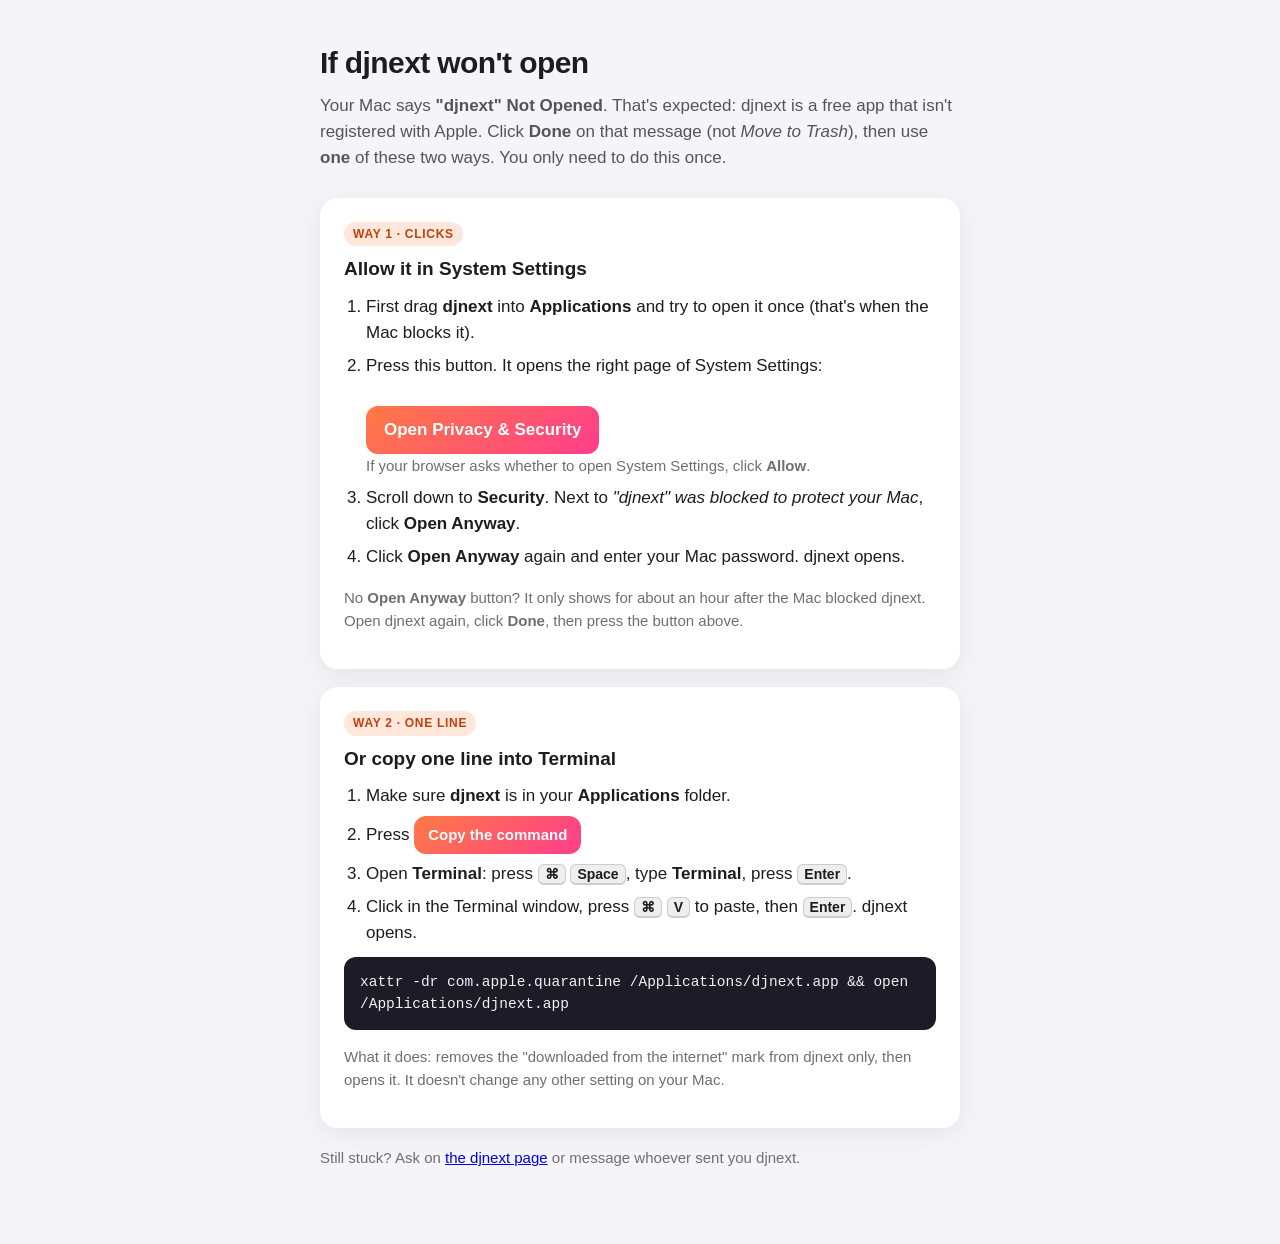
<file: packaging/mac/If djnext won't open.html>
<!DOCTYPE html>
<html lang="en">
<head>
<meta charset="utf-8">
<meta name="viewport" content="width=device-width, initial-scale=1">
<title>If djnext won't open</title>
<style>
  :root { color-scheme: light dark; }
  body { margin: 0; font: 17px/1.55 -apple-system, BlinkMacSystemFont, "Helvetica Neue", sans-serif; background: #f5f4f8; color: #1d1d1f; }
  main { max-width: 640px; margin: 0 auto; padding: 40px 24px 60px; }
  h1 { font-size: 30px; margin: 0 0 6px; letter-spacing: -.02em; }
  .lead { color: #555; margin: 0 0 26px; }
  .card { background: #fff; border-radius: 18px; padding: 22px 24px; margin-bottom: 18px; box-shadow: 0 6px 24px rgba(0, 0, 0, .07); }
  .card h2 { margin: 0 0 4px; font-size: 19px; }
  .tag { display: inline-block; font-size: 12px; font-weight: 700; letter-spacing: .06em; text-transform: uppercase; padding: 3px 9px; border-radius: 999px; background: #ffe7dc; color: #c2410c; margin-bottom: 8px; }
  ol { padding-left: 22px; margin: 10px 0; }
  li { margin: 7px 0; }
  .btn { display: inline-block; padding: 11px 18px; border-radius: 12px; border: 0; font: inherit; font-weight: 700; cursor: pointer; text-decoration: none; color: #fff;
    background: linear-gradient(135deg, #ff7a45, #ff3d8b); }
  .btn.small { padding: 7px 14px; font-size: 15px; }
  pre { background: #1d1b26; color: #f2f0f7; padding: 14px 16px; border-radius: 12px; white-space: pre-wrap; word-break: break-all; font-size: 14.5px; margin: 10px 0; }
  .muted { color: #6e6e73; font-size: 15px; }
  .ok { color: #1f9d47; font-weight: 700; margin-left: 8px; }
  kbd { background: #eee; border: 1px solid #ccc; border-bottom-width: 2px; border-radius: 6px; padding: 1px 6px; font: 600 14px -apple-system, sans-serif; }
  @media (prefers-color-scheme: dark) {
    body { background: #0c0b12; color: #f2f0f7; }
    .card { background: #17161f; box-shadow: none; border: 1px solid #2a2834; }
    .lead, .muted { color: #a09cb0; }
    .tag { background: #3a2016; color: #ffb08f; }
    kbd { background: #2a2834; border-color: #3a3846; color: #f2f0f7; }
  }
</style>
</head>
<body>
<main>
  <h1>If djnext won't open</h1>
  <p class="lead">Your Mac says <b>"djnext" Not Opened</b>. That's expected: djnext is a free app that isn't registered with Apple.
    Click <b>Done</b> on that message (not <i>Move to Trash</i>), then use <b>one</b> of these two ways. You only need to do this once.</p>

  <div class="card">
    <span class="tag">Way 1 · clicks</span>
    <h2>Allow it in System Settings</h2>
    <ol>
      <li>First drag <b>djnext</b> into <b>Applications</b> and try to open it once (that's when the Mac blocks it).</li>
      <li>Press this button. It opens the right page of System Settings:<br><br>
        <a class="btn" href="x-apple.systempreferences:com.apple.settings.PrivacySecurity.extension">Open Privacy &amp; Security</a>
        <div class="muted">If your browser asks whether to open System Settings, click <b>Allow</b>.</div></li>
      <li>Scroll down to <b>Security</b>. Next to <i>"djnext" was blocked to protect your Mac</i>, click <b>Open Anyway</b>.</li>
      <li>Click <b>Open Anyway</b> again and enter your Mac password. djnext opens.</li>
    </ol>
    <p class="muted">No <b>Open Anyway</b> button? It only shows for about an hour after the Mac blocked djnext. Open djnext again, click <b>Done</b>, then press the button above.</p>
  </div>

  <div class="card">
    <span class="tag">Way 2 · one line</span>
    <h2>Or copy one line into Terminal</h2>
    <ol>
      <li>Make sure <b>djnext</b> is in your <b>Applications</b> folder.</li>
      <li>Press <button class="btn small" id="copy">Copy the command</button><span class="ok" id="copied" hidden>Copied ✓</span></li>
      <li>Open <b>Terminal</b>: press <kbd>⌘</kbd> <kbd>Space</kbd>, type <b>Terminal</b>, press <kbd>Enter</kbd>.</li>
      <li>Click in the Terminal window, press <kbd>⌘</kbd> <kbd>V</kbd> to paste, then <kbd>Enter</kbd>. djnext opens.</li>
    </ol>
    <pre id="cmd">xattr -dr com.apple.quarantine /Applications/djnext.app &amp;&amp; open /Applications/djnext.app</pre>
    <p class="muted">What it does: removes the "downloaded from the internet" mark from djnext only, then opens it. It doesn't change any other setting on your Mac.</p>
  </div>

  <p class="muted">Still stuck? Ask on <a href="https://github.com/ayshsudhir/djnext/issues/new">the djnext page</a> or message whoever sent you djnext.</p>
</main>
<script>
  document.getElementById("copy").addEventListener("click", async () => {
    const text = document.getElementById("cmd").textContent;
    try { await navigator.clipboard.writeText(text); }
    catch {
      const r = document.createRange(); r.selectNodeContents(document.getElementById("cmd"));
      const s = getSelection(); s.removeAllRanges(); s.addRange(r); document.execCommand("copy"); s.removeAllRanges();
    }
    document.getElementById("copied").hidden = false;
  });
</script>
</body>
</html>
</file>
